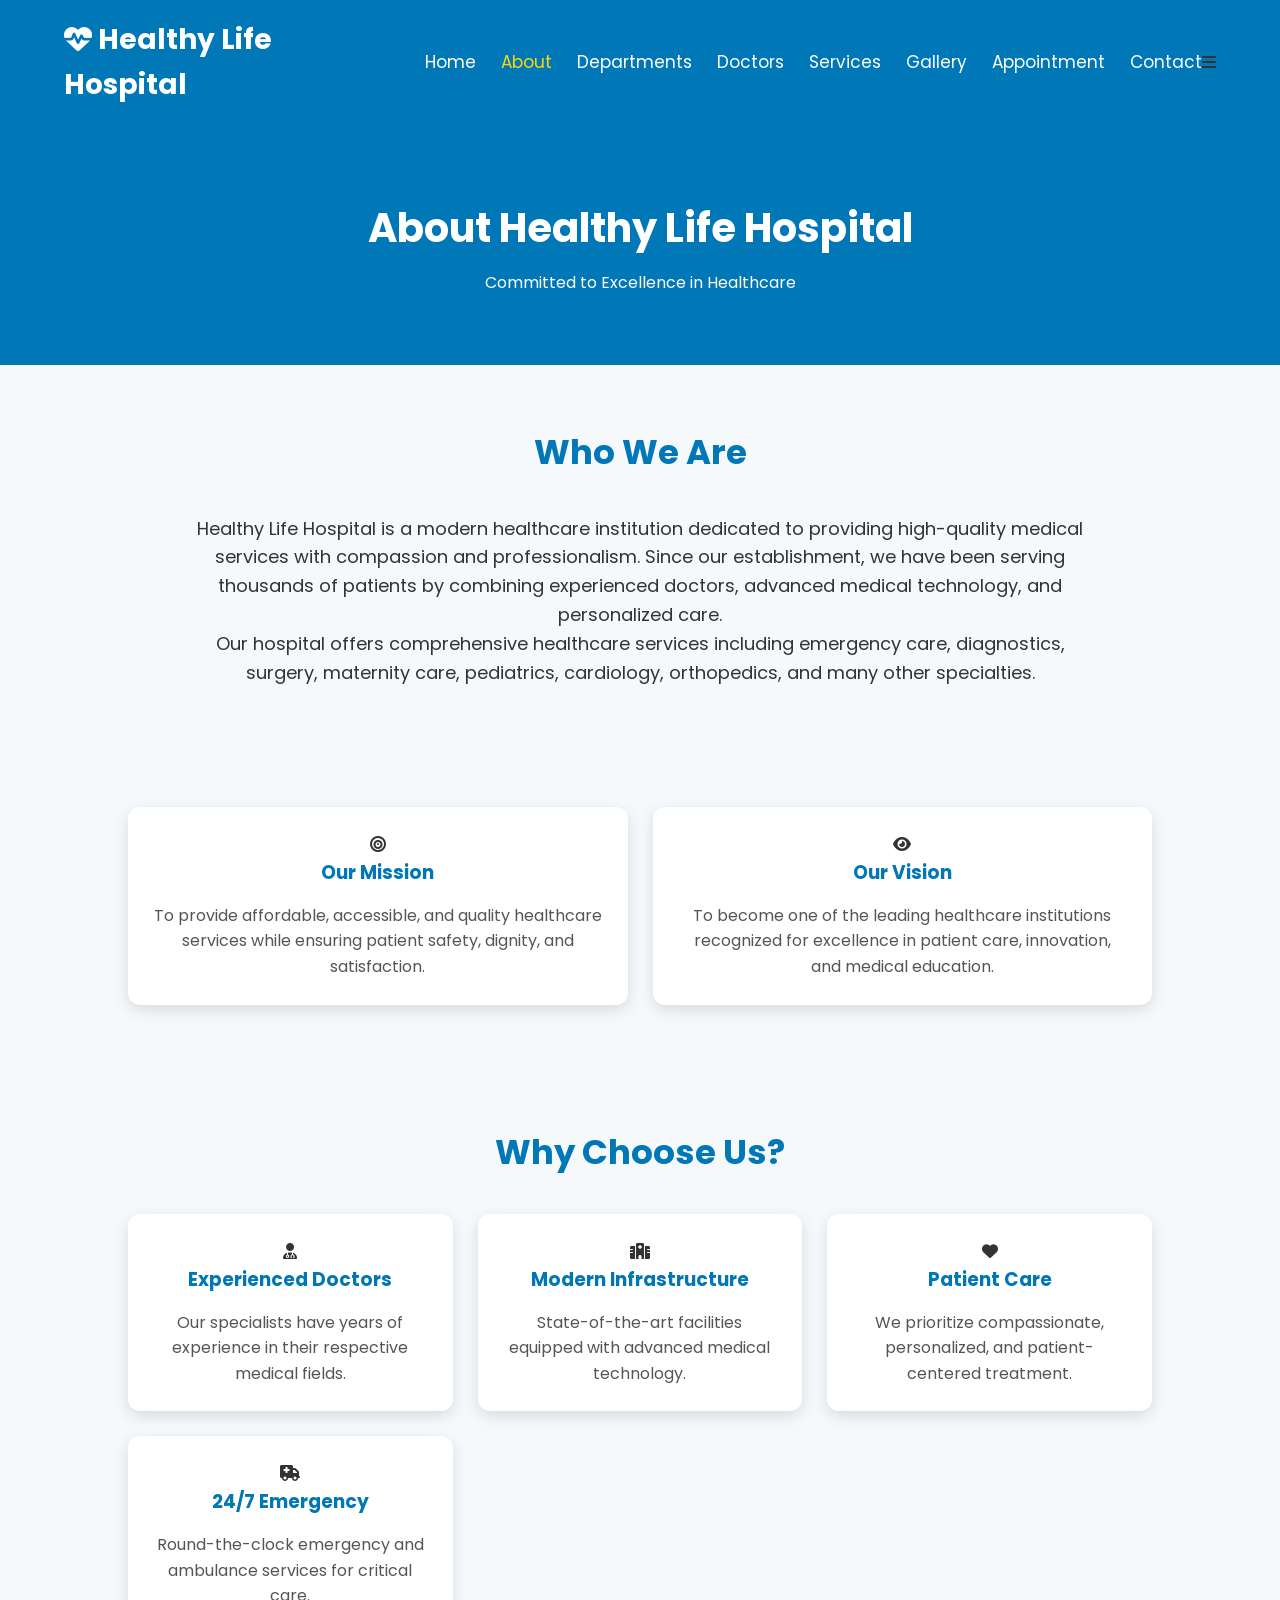
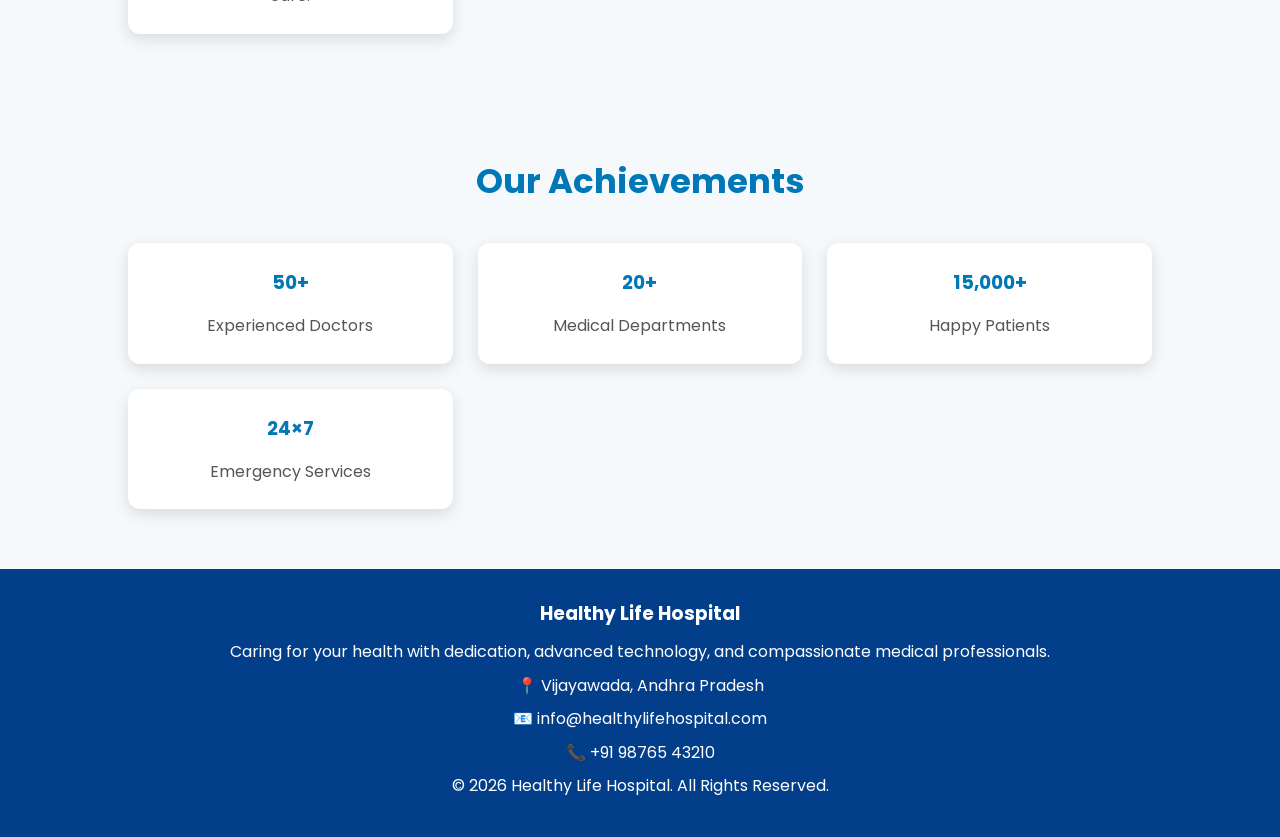
<file: Health Care/about.html>
<!DOCTYPE html>
<html lang="en">
<head>
    <meta charset="UTF-8">
    <meta name="viewport" content="width=device-width, initial-scale=1.0">

    <!-- SEO -->
    <title>About Us | Healthy Life Hospital</title>
    <meta name="description" content="Learn about Healthy Life Hospital, our mission, vision, experienced medical team, and commitment to providing quality healthcare services.">
    <meta name="keywords" content="about hospital, healthcare, medical team, mission, vision, Healthy Life Hospital">

    <link rel="stylesheet" href="style.css">

    <!-- Font Awesome -->
    <link rel="stylesheet" href="https://cdnjs.cloudflare.com/ajax/libs/font-awesome/6.5.2/css/all.min.css">
</head>
<body>

<!-- ================= HEADER ================= -->

<header>
    <nav class="navbar">

        <div class="logo">
            <i class="fa-solid fa-heart-pulse"></i>
            Healthy Life Hospital
        </div>

        <ul class="nav-links" id="navLinks">
            <li><a href="index.html">Home</a></li>
            <li><a href="about.html" class="active">About</a></li>
            <li><a href="departments.html">Departments</a></li>
            <li><a href="doctors.html">Doctors</a></li>
            <li><a href="services.html">Services</a></li>
            <li><a href="gallery.html">Gallery</a></li>
            <li><a href="appointment.html">Appointment</a></li>
            <li><a href="contact.html">Contact</a></li>
        </ul>

        <div class="menu-btn" onclick="toggleMenu()">
            <i class="fas fa-bars"></i>
        </div>

    </nav>
</header>

<!-- ================= PAGE TITLE ================= -->

<section class="page-banner">
    <h1>About Healthy Life Hospital</h1>
    <p>Committed to Excellence in Healthcare</p>
</section>

<!-- ================= ABOUT ================= -->

<section class="about-section">

    <div class="container">

        <h2>Who We Are</h2>

        <p>
            Healthy Life Hospital is a modern healthcare institution dedicated to
            providing high-quality medical services with compassion and professionalism.
            Since our establishment, we have been serving thousands of patients by
            combining experienced doctors, advanced medical technology, and personalized care.
        </p>

        <p>
            Our hospital offers comprehensive healthcare services including emergency
            care, diagnostics, surgery, maternity care, pediatrics, cardiology,
            orthopedics, and many other specialties.
        </p>

    </div>

</section>

<!-- ================= MISSION & VISION ================= -->

<section class="mission-vision">

    <div class="card-container">

        <div class="card">
            <i class="fas fa-bullseye"></i>
            <h3>Our Mission</h3>

            <p>
                To provide affordable, accessible, and quality healthcare services
                while ensuring patient safety, dignity, and satisfaction.
            </p>

        </div>

        <div class="card">

            <i class="fas fa-eye"></i>

            <h3>Our Vision</h3>

            <p>
                To become one of the leading healthcare institutions recognized
                for excellence in patient care, innovation, and medical education.
            </p>

        </div>

    </div>

</section>

<!-- ================= WHY CHOOSE US ================= -->

<section class="why-us">

    <h2>Why Choose Us?</h2>

    <div class="card-container">

        <div class="card">
            <i class="fas fa-user-doctor"></i>
            <h3>Experienced Doctors</h3>
            <p>Our specialists have years of experience in their respective medical fields.</p>
        </div>

        <div class="card">
            <i class="fas fa-hospital"></i>
            <h3>Modern Infrastructure</h3>
            <p>State-of-the-art facilities equipped with advanced medical technology.</p>
        </div>

        <div class="card">
            <i class="fas fa-heart"></i>
            <h3>Patient Care</h3>
            <p>We prioritize compassionate, personalized, and patient-centered treatment.</p>
        </div>

        <div class="card">
            <i class="fas fa-ambulance"></i>
            <h3>24/7 Emergency</h3>
            <p>Round-the-clock emergency and ambulance services for critical care.</p>
        </div>

    </div>

</section>

<!-- ================= HOSPITAL STATS ================= -->

<section class="statistics">

    <h2>Our Achievements</h2>

    <div class="card-container">

        <div class="card">
            <h3>50+</h3>
            <p>Experienced Doctors</p>
        </div>

        <div class="card">
            <h3>20+</h3>
            <p>Medical Departments</p>
        </div>

        <div class="card">
            <h3>15,000+</h3>
            <p>Happy Patients</p>
        </div>

        <div class="card">
            <h3>24×7</h3>
            <p>Emergency Services</p>
        </div>

    </div>

</section>

<!-- ================= FOOTER ================= -->

<footer>

    <div class="footer-content">

        <h3>Healthy Life Hospital</h3>

        <p>
            Caring for your health with dedication, advanced technology,
            and compassionate medical professionals.
        </p>

        <p>📍 Vijayawada, Andhra Pradesh</p>

        <p>📧 info@healthylifehospital.com</p>

        <p>📞 +91 98765 43210</p>

        <p>&copy; 2026 Healthy Life Hospital. All Rights Reserved.</p>

    </div>

</footer>

<script src="script.js"></script>

</body>
</html>
</file>
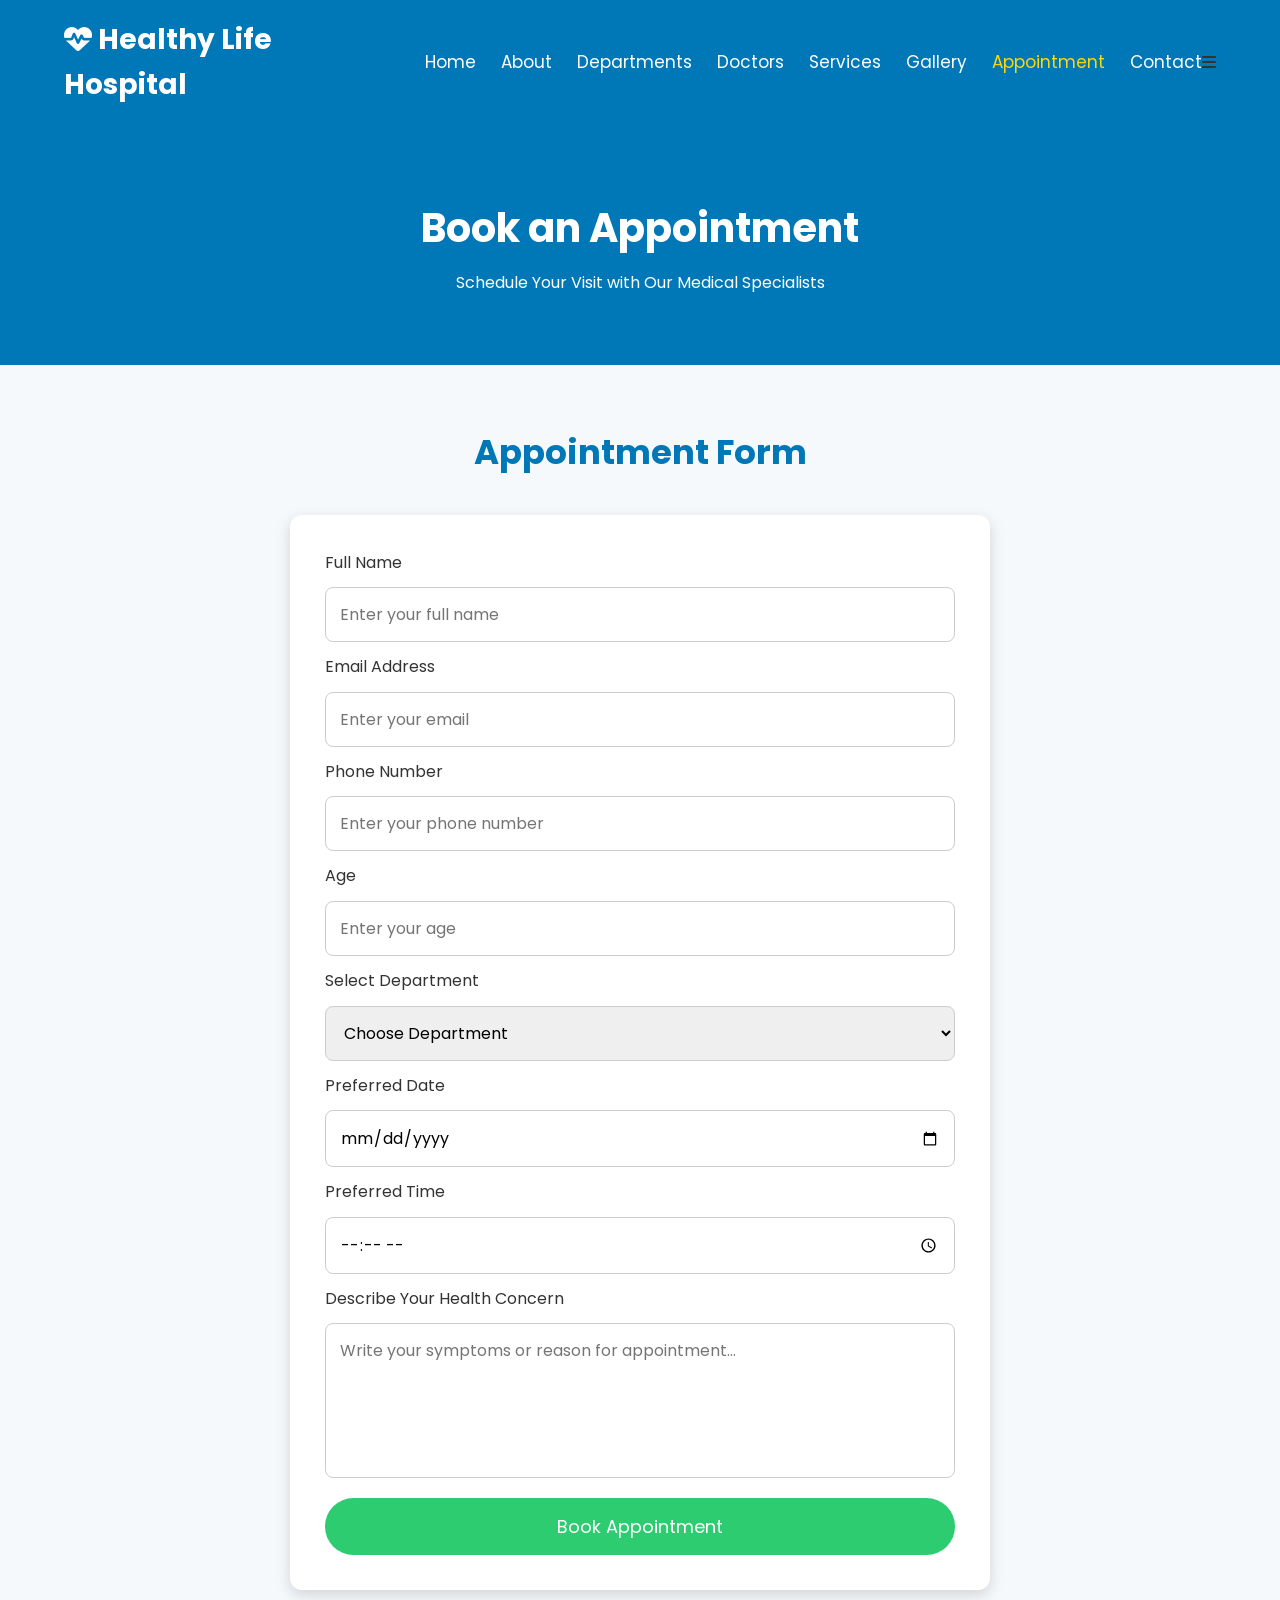
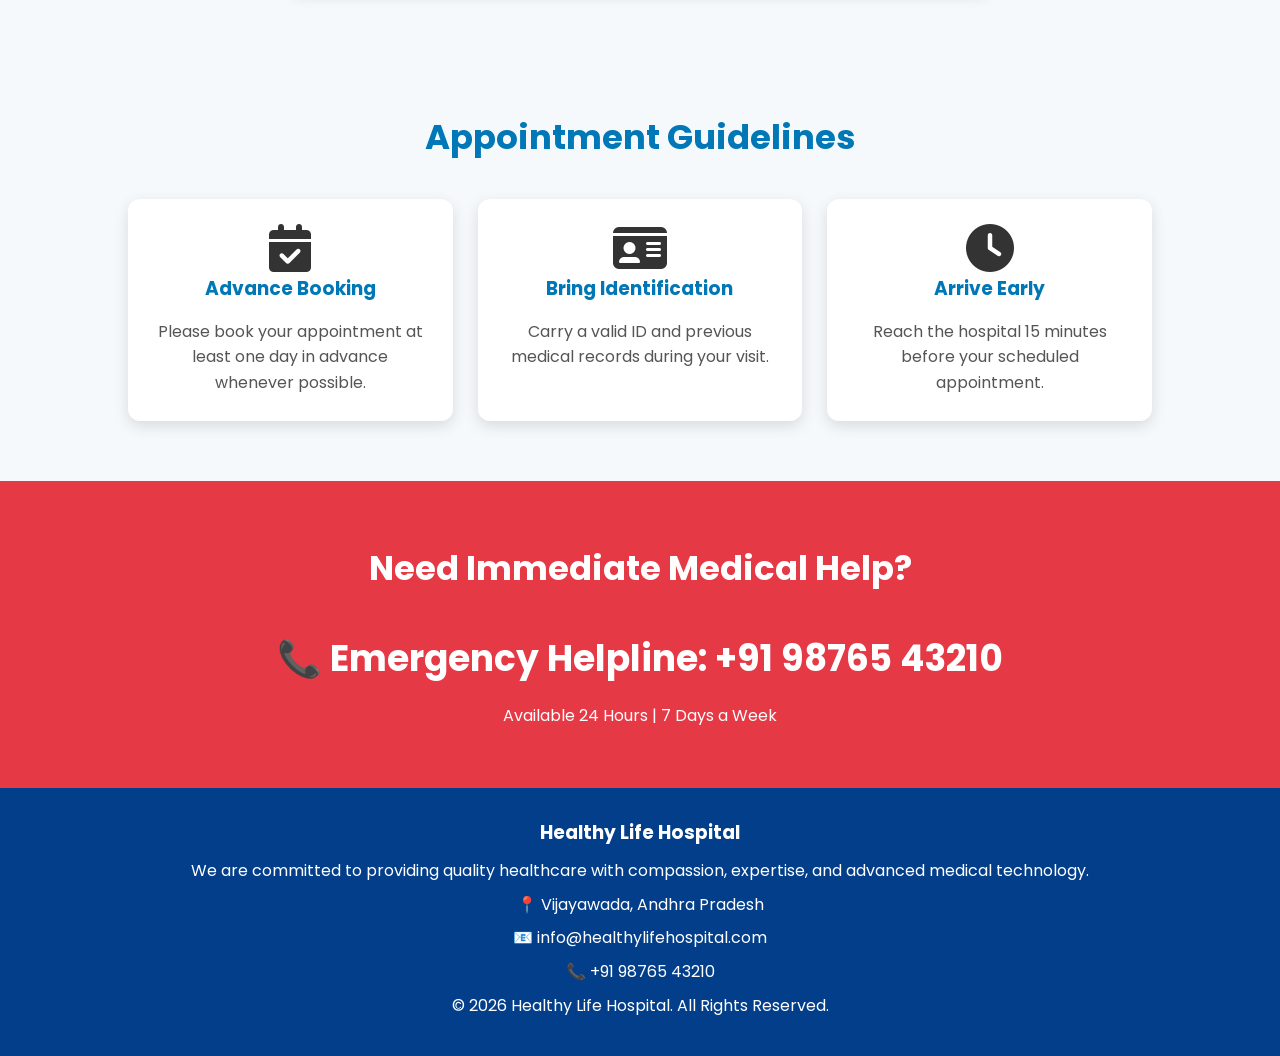
<file: Health Care/Appointment.html>
<!DOCTYPE html>
<html lang="en">
<head>
    <meta charset="UTF-8">
    <meta name="viewport" content="width=device-width, initial-scale=1.0">

    <!-- SEO -->
    <title>Book an Appointment | Healthy Life Hospital</title>
    <meta name="description" content="Book an appointment with our experienced doctors at Healthy Life Hospital.">
    <meta name="keywords" content="hospital appointment, doctor appointment, healthcare, online booking">

    <link rel="stylesheet" href="style.css">

    <!-- Font Awesome -->
    <link rel="stylesheet" href="https://cdnjs.cloudflare.com/ajax/libs/font-awesome/6.5.2/css/all.min.css">
</head>
<body>

<!-- ================= HEADER ================= -->

<header>
    <nav class="navbar">

        <div class="logo">
            <i class="fa-solid fa-heart-pulse"></i>
            Healthy Life Hospital
        </div>

        <ul class="nav-links" id="navLinks">
            <li><a href="index.html">Home</a></li>
            <li><a href="about.html">About</a></li>
            <li><a href="departments.html">Departments</a></li>
            <li><a href="doctors.html">Doctors</a></li>
            <li><a href="services.html">Services</a></li>
            <li><a href="gallery.html">Gallery</a></li>
            <li><a href="appointment.html" class="active">Appointment</a></li>
            <li><a href="contact.html">Contact</a></li>
        </ul>

        <div class="menu-btn" onclick="toggleMenu()">
            <i class="fas fa-bars"></i>
        </div>

    </nav>
</header>

<!-- ================= PAGE BANNER ================= -->

<section class="page-banner">
    <h1>Book an Appointment</h1>
    <p>Schedule Your Visit with Our Medical Specialists</p>
</section>

<!-- ================= APPOINTMENT FORM ================= -->

<section class="appointment-section">

    <div class="form-container">

        <h2>Appointment Form</h2>

        <form id="appointmentForm">

            <div class="form-group">
                <label>Full Name</label>
                <input type="text" id="name" placeholder="Enter your full name" required>
            </div>

            <div class="form-group">
                <label>Email Address</label>
                <input type="email" id="email" placeholder="Enter your email" required>
            </div>

            <div class="form-group">
                <label>Phone Number</label>
                <input type="tel" id="phone" placeholder="Enter your phone number" required>
            </div>

            <div class="form-group">
                <label>Age</label>
                <input type="number" id="age" min="1" max="120" placeholder="Enter your age" required>
            </div>

            <div class="form-group">
                <label>Select Department</label>

                <select id="department" required>
                    <option value="">Choose Department</option>
                    <option>Cardiology</option>
                    <option>Neurology</option>
                    <option>Orthopedics</option>
                    <option>Pediatrics</option>
                    <option>Gynecology</option>
                    <option>General Medicine</option>
                    <option>Dental Care</option>
                    <option>Ophthalmology</option>
                </select>

            </div>

            <div class="form-group">
                <label>Preferred Date</label>
                <input type="date" id="date" required>
            </div>

            <div class="form-group">
                <label>Preferred Time</label>
                <input type="time" id="time" required>
            </div>

            <div class="form-group">
                <label>Describe Your Health Concern</label>
                <textarea id="message" rows="5" placeholder="Write your symptoms or reason for appointment..." required></textarea>
            </div>

            <button type="submit" class="btn">
                Book Appointment
            </button>

        </form>

    </div>

</section>

<!-- ================= APPOINTMENT INFORMATION ================= -->

<section class="services">

    <h2>Appointment Guidelines</h2>

    <div class="card-container">

        <div class="card">
            <i class="fas fa-calendar-check fa-3x"></i>
            <h3>Advance Booking</h3>
            <p>Please book your appointment at least one day in advance whenever possible.</p>
        </div>

        <div class="card">
            <i class="fas fa-id-card fa-3x"></i>
            <h3>Bring Identification</h3>
            <p>Carry a valid ID and previous medical records during your visit.</p>
        </div>

        <div class="card">
            <i class="fas fa-clock fa-3x"></i>
            <h3>Arrive Early</h3>
            <p>Reach the hospital 15 minutes before your scheduled appointment.</p>
        </div>

    </div>

</section>

<!-- ================= EMERGENCY ================= -->

<section class="emergency">

    <h2>Need Immediate Medical Help?</h2>

    <h3>📞 Emergency Helpline: +91 98765 43210</h3>

    <p>Available 24 Hours | 7 Days a Week</p>

</section>

<!-- ================= FOOTER ================= -->

<footer>

    <div class="footer-content">

        <h3>Healthy Life Hospital</h3>

        <p>
            We are committed to providing quality healthcare with compassion,
            expertise, and advanced medical technology.
        </p>

        <p>📍 Vijayawada, Andhra Pradesh</p>

        <p>📧 info@healthylifehospital.com</p>

        <p>📞 +91 98765 43210</p>

        <p>&copy; 2026 Healthy Life Hospital. All Rights Reserved.</p>

    </div>

</footer>

<script src="script.js"></script>

</body>
</html>
</file>
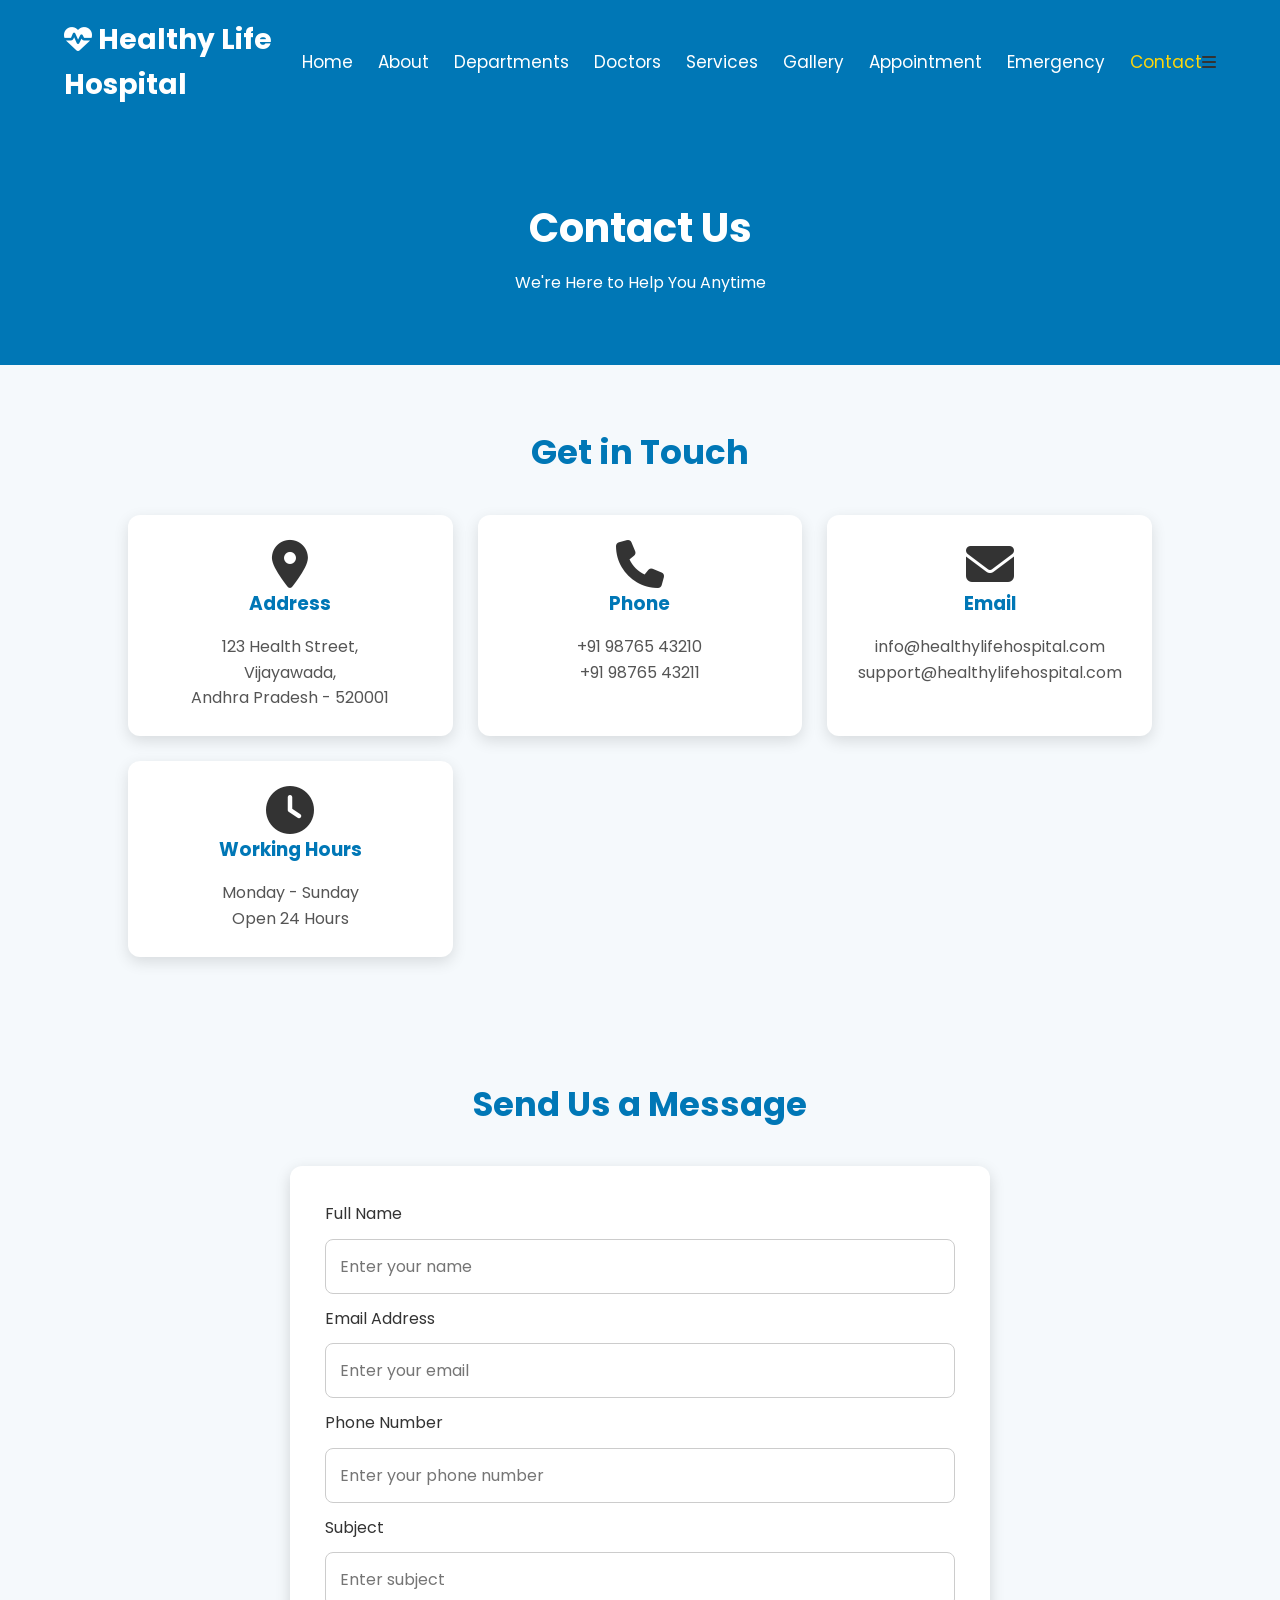
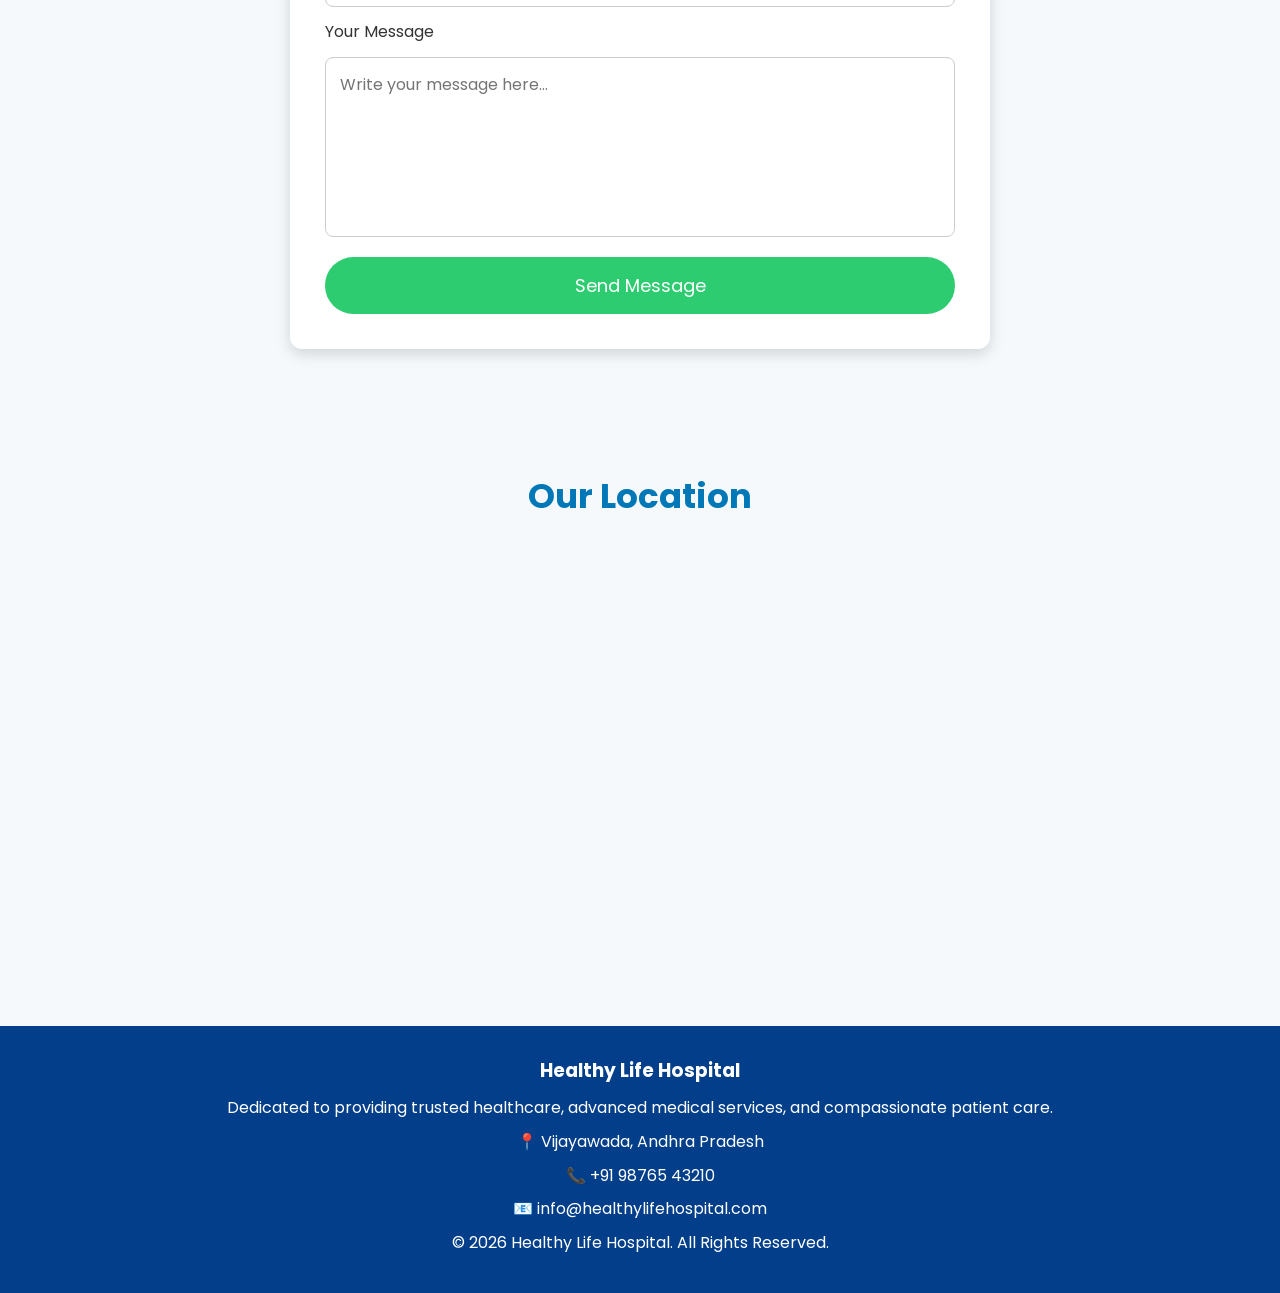
<file: Health Care/contact.html>
<!DOCTYPE html>
<html lang="en">
<head>
    <meta charset="UTF-8">
    <meta name="viewport" content="width=device-width, initial-scale=1.0">

    <!-- SEO -->
    <title>Contact Us | Healthy Life Hospital</title>
    <meta name="description" content="Contact Healthy Life Hospital for appointments, emergency services, and healthcare inquiries.">
    <meta name="keywords" content="hospital contact, healthcare, appointment, emergency, medical">

    <!-- CSS -->
    <link rel="stylesheet" href="style.css">

    <!-- Font Awesome -->
    <link rel="stylesheet"
    href="https://cdnjs.cloudflare.com/ajax/libs/font-awesome/6.5.2/css/all.min.css">
</head>
<body>

<!-- ================= HEADER ================= -->

<header>

    <nav class="navbar">

        <div class="logo">
            <i class="fa-solid fa-heart-pulse"></i>
            Healthy Life Hospital
        </div>

        <ul class="nav-links" id="navLinks">

            <li><a href="index.html">Home</a></li>

            <li><a href="about.html">About</a></li>

            <li><a href="departments.html">Departments</a></li>

            <li><a href="doctors.html">Doctors</a></li>

            <li><a href="services.html">Services</a></li>

            <li><a href="gallery.html">Gallery</a></li>

            <li><a href="appointment.html">Appointment</a></li>

            <li><a href="emergency.html">Emergency</a></li>

            <li><a href="contact.html" class="active">Contact</a></li>

        </ul>

        <div class="menu-btn" onclick="toggleMenu()">
            <i class="fas fa-bars"></i>
        </div>

    </nav>

</header>

<!-- ================= PAGE BANNER ================= -->

<section class="page-banner">

    <h1>Contact Us</h1>

    <p>We're Here to Help You Anytime</p>

</section>

<!-- ================= CONTACT DETAILS ================= -->

<section class="contact-info">

    <h2>Get in Touch</h2>

    <div class="card-container">

        <div class="card">
            <i class="fas fa-map-marker-alt fa-3x"></i>
            <h3>Address</h3>
            <p>123 Health Street,<br>Vijayawada,<br>Andhra Pradesh - 520001</p>
        </div>

        <div class="card">
            <i class="fas fa-phone fa-3x"></i>
            <h3>Phone</h3>
            <p>+91 98765 43210</p>
            <p>+91 98765 43211</p>
        </div>

        <div class="card">
            <i class="fas fa-envelope fa-3x"></i>
            <h3>Email</h3>
            <p>info@healthylifehospital.com</p>
            <p>support@healthylifehospital.com</p>
        </div>

        <div class="card">
            <i class="fas fa-clock fa-3x"></i>
            <h3>Working Hours</h3>
            <p>Monday - Sunday</p>
            <p>Open 24 Hours</p>
        </div>

    </div>

</section>

<!-- ================= CONTACT FORM ================= -->

<section class="appointment-section">

    <div class="form-container">

        <h2>Send Us a Message</h2>

        <form id="contactForm">

            <div class="form-group">

                <label>Full Name</label>

                <input
                type="text"
                id="contactName"
                placeholder="Enter your name"
                required>

            </div>

            <div class="form-group">

                <label>Email Address</label>

                <input
                type="email"
                id="contactEmail"
                placeholder="Enter your email"
                required>

            </div>

            <div class="form-group">

                <label>Phone Number</label>

                <input
                type="tel"
                id="contactPhone"
                placeholder="Enter your phone number"
                required>

            </div>

            <div class="form-group">

                <label>Subject</label>

                <input
                type="text"
                id="subject"
                placeholder="Enter subject"
                required>

            </div>

            <div class="form-group">

                <label>Your Message</label>

                <textarea
                id="contactMessage"
                rows="6"
                placeholder="Write your message here..."
                required></textarea>

            </div>

            <button type="submit" class="btn">

                Send Message

            </button>

        </form>

    </div>

</section>

<!-- ================= GOOGLE MAP PLACEHOLDER ================= -->

<section class="map-section">

    <h2>Our Location</h2>

    <div class="map-container">

        <iframe
        src="https://www.google.com/maps?q=Vijayawada&output=embed"
        width="100%"
        height="400"
        style="border:0;"
        loading="lazy">
        </iframe>

    </div>

</section>

<!-- ================= FOOTER ================= -->

<footer>

    <div class="footer-content">

        <h3>Healthy Life Hospital</h3>

        <p>
            Dedicated to providing trusted healthcare,
            advanced medical services, and compassionate patient care.
        </p>

        <p>📍 Vijayawada, Andhra Pradesh</p>

        <p>📞 +91 98765 43210</p>

        <p>📧 info@healthylifehospital.com</p>

        <p>&copy; 2026 Healthy Life Hospital. All Rights Reserved.</p>

    </div>

</footer>

<script src="script.js"></script>

</body>
</html>
</file>
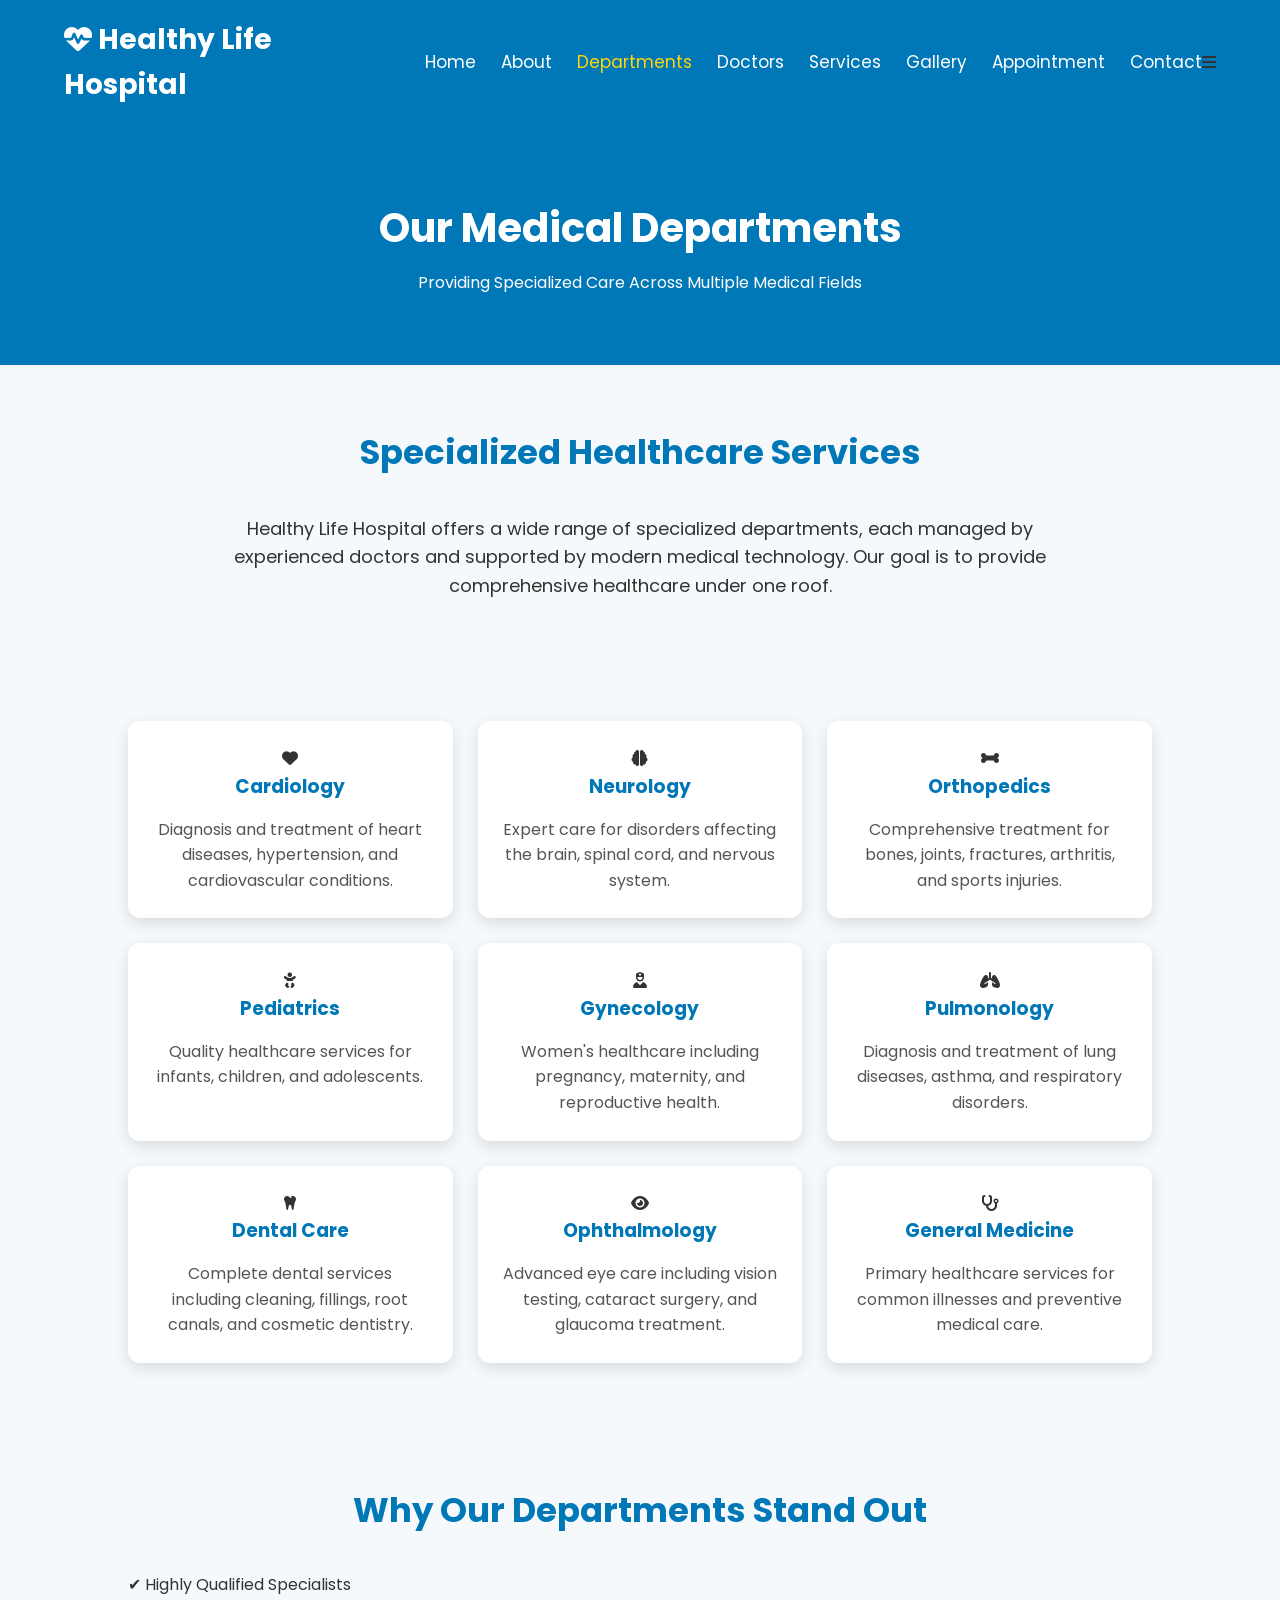
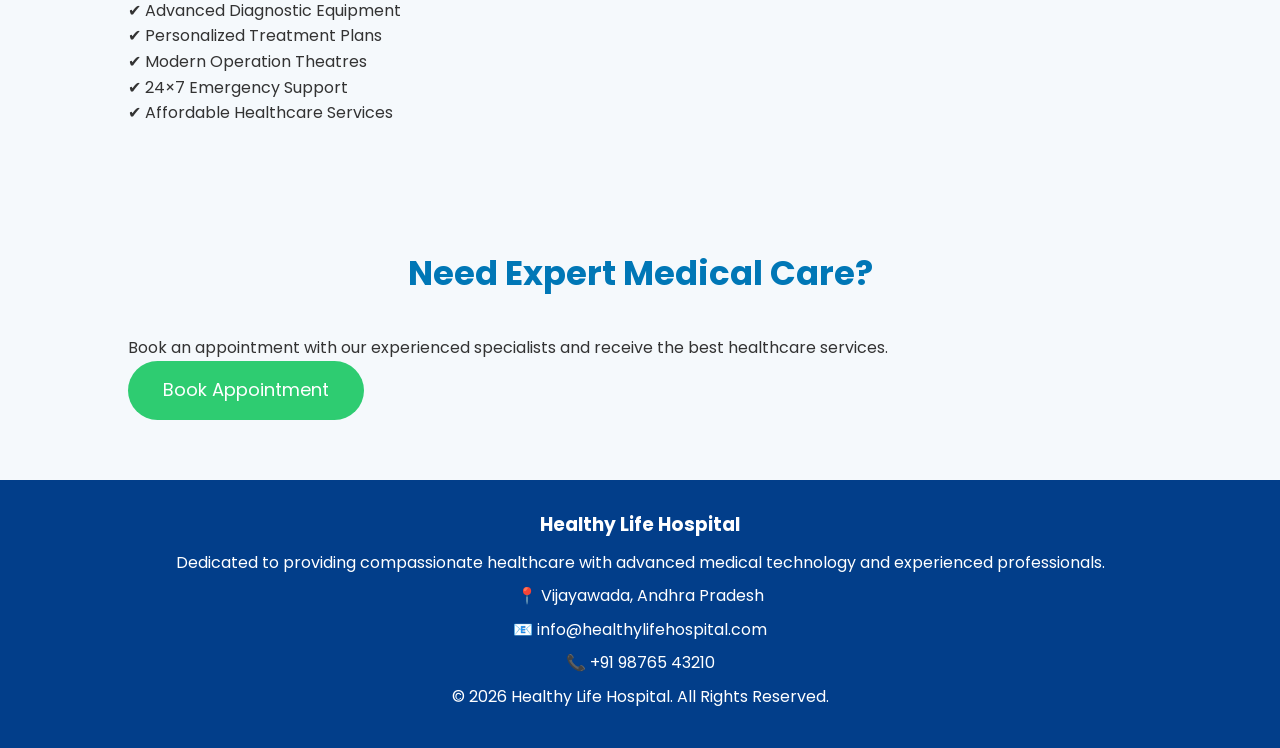
<file: Health Care/departments.html>
<!DOCTYPE html>
<html lang="en">
<head>
    <meta charset="UTF-8">
    <meta name="viewport" content="width=device-width, initial-scale=1.0">

    <!-- SEO -->
    <title>Departments | Healthy Life Hospital</title>
    <meta name="description" content="Explore the medical departments at Healthy Life Hospital, including Cardiology, Neurology, Orthopedics, Pediatrics, Gynecology, and more.">
    <meta name="keywords" content="hospital departments, cardiology, neurology, orthopedics, pediatrics, gynecology, healthcare">

    <link rel="stylesheet" href="style.css">

    <!-- Font Awesome -->
    <link rel="stylesheet" href="https://cdnjs.cloudflare.com/ajax/libs/font-awesome/6.5.2/css/all.min.css">
</head>
<body>

<!-- ================= HEADER ================= -->

<header>
    <nav class="navbar">

        <div class="logo">
            <i class="fa-solid fa-heart-pulse"></i>
            Healthy Life Hospital
        </div>

        <ul class="nav-links" id="navLinks">
            <li><a href="index.html">Home</a></li>
            <li><a href="about.html">About</a></li>
            <li><a href="departments.html" class="active">Departments</a></li>
            <li><a href="doctors.html">Doctors</a></li>
            <li><a href="services.html">Services</a></li>
            <li><a href="gallery.html">Gallery</a></li>
            <li><a href="appointment.html">Appointment</a></li>
            <li><a href="contact.html">Contact</a></li>
        </ul>

        <div class="menu-btn" onclick="toggleMenu()">
            <i class="fas fa-bars"></i>
        </div>

    </nav>
</header>

<!-- ================= PAGE BANNER ================= -->

<section class="page-banner">
    <h1>Our Medical Departments</h1>
    <p>Providing Specialized Care Across Multiple Medical Fields</p>
</section>

<!-- ================= INTRODUCTION ================= -->

<section class="about-section">

    <h2>Specialized Healthcare Services</h2>

    <p>
        Healthy Life Hospital offers a wide range of specialized departments,
        each managed by experienced doctors and supported by modern medical
        technology. Our goal is to provide comprehensive healthcare under one roof.
    </p>

</section>

<!-- ================= DEPARTMENTS ================= -->

<section class="services">

    <div class="card-container">

        <div class="card">
            <i class="fas fa-heart"></i>
            <h3>Cardiology</h3>
            <p>Diagnosis and treatment of heart diseases, hypertension, and cardiovascular conditions.</p>
        </div>

        <div class="card">
            <i class="fas fa-brain"></i>
            <h3>Neurology</h3>
            <p>Expert care for disorders affecting the brain, spinal cord, and nervous system.</p>
        </div>

        <div class="card">
            <i class="fas fa-bone"></i>
            <h3>Orthopedics</h3>
            <p>Comprehensive treatment for bones, joints, fractures, arthritis, and sports injuries.</p>
        </div>

        <div class="card">
            <i class="fas fa-baby"></i>
            <h3>Pediatrics</h3>
            <p>Quality healthcare services for infants, children, and adolescents.</p>
        </div>

        <div class="card">
            <i class="fas fa-user-nurse"></i>
            <h3>Gynecology</h3>
            <p>Women's healthcare including pregnancy, maternity, and reproductive health.</p>
        </div>

        <div class="card">
            <i class="fas fa-lungs"></i>
            <h3>Pulmonology</h3>
            <p>Diagnosis and treatment of lung diseases, asthma, and respiratory disorders.</p>
        </div>

        <div class="card">
            <i class="fas fa-tooth"></i>
            <h3>Dental Care</h3>
            <p>Complete dental services including cleaning, fillings, root canals, and cosmetic dentistry.</p>
        </div>

        <div class="card">
            <i class="fas fa-eye"></i>
            <h3>Ophthalmology</h3>
            <p>Advanced eye care including vision testing, cataract surgery, and glaucoma treatment.</p>
        </div>

        <div class="card">
            <i class="fas fa-stethoscope"></i>
            <h3>General Medicine</h3>
            <p>Primary healthcare services for common illnesses and preventive medical care.</p>
        </div>

    </div>

</section>

<!-- ================= WHY OUR DEPARTMENTS ================= -->

<section class="why-us">

    <h2>Why Our Departments Stand Out</h2>

    <div class="features">

        <div class="feature">✔ Highly Qualified Specialists</div>

        <div class="feature">✔ Advanced Diagnostic Equipment</div>

        <div class="feature">✔ Personalized Treatment Plans</div>

        <div class="feature">✔ Modern Operation Theatres</div>

        <div class="feature">✔ 24×7 Emergency Support</div>

        <div class="feature">✔ Affordable Healthcare Services</div>

    </div>

</section>

<!-- ================= CALL TO ACTION ================= -->

<section class="cta">

    <h2>Need Expert Medical Care?</h2>

    <p>
        Book an appointment with our experienced specialists and receive the
        best healthcare services.
    </p>

    <a href="appointment.html" class="btn">
        Book Appointment
    </a>

</section>

<!-- ================= FOOTER ================= -->

<footer>

    <div class="footer-content">

        <h3>Healthy Life Hospital</h3>

        <p>
            Dedicated to providing compassionate healthcare with advanced
            medical technology and experienced professionals.
        </p>

        <p>📍 Vijayawada, Andhra Pradesh</p>

        <p>📧 info@healthylifehospital.com</p>

        <p>📞 +91 98765 43210</p>

        <p>&copy; 2026 Healthy Life Hospital. All Rights Reserved.</p>

    </div>

</footer>

<script src="script.js"></script>

</body>
</html>
</file>
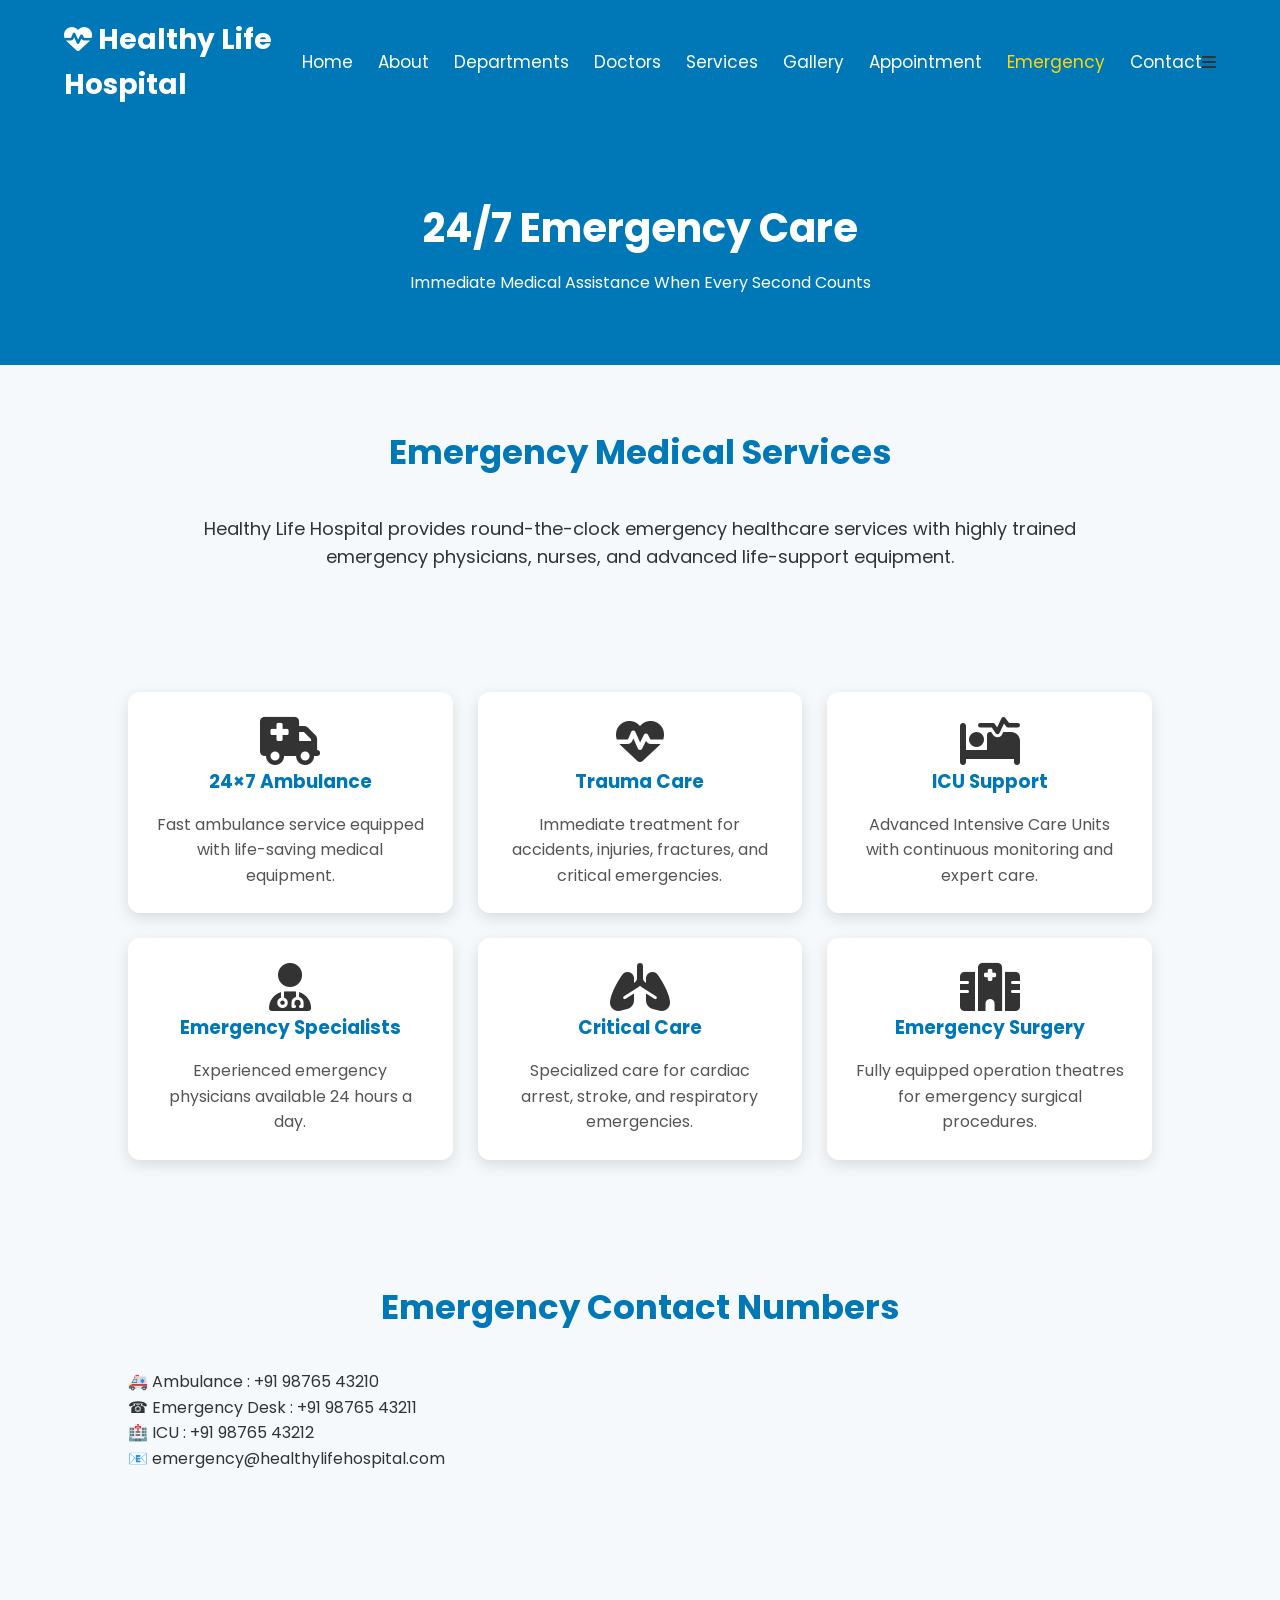
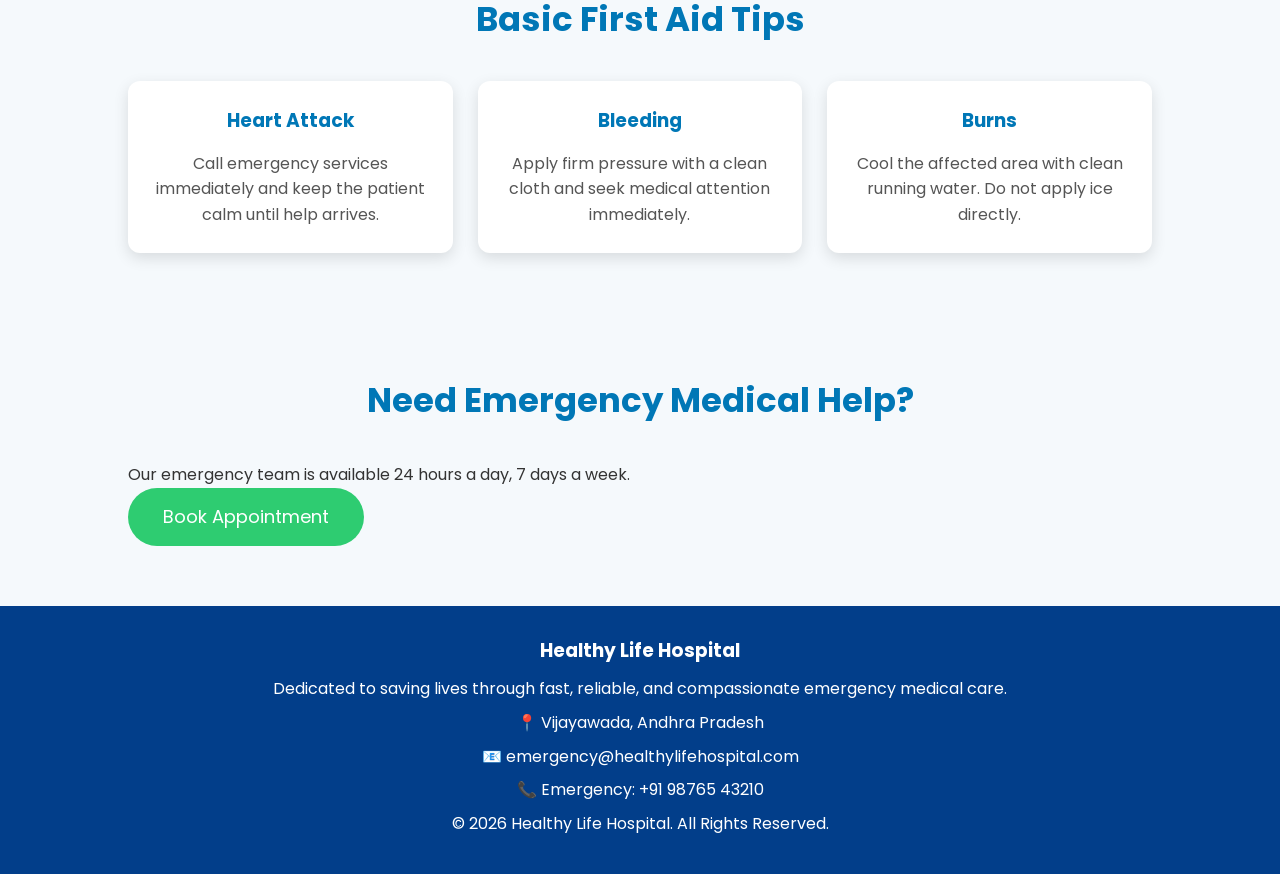
<file: Health Care/Emergency.html>
<!DOCTYPE html>
<html lang="en">
<head>
    <meta charset="UTF-8">
    <meta name="viewport" content="width=device-width, initial-scale=1.0">

    <!-- SEO -->
    <title>Emergency Care | Healthy Life Hospital</title>
    <meta name="description" content="24/7 emergency medical care at Healthy Life Hospital with ambulance services, trauma care, ICU, and emergency specialists.">
    <meta name="keywords" content="emergency hospital, ambulance, ICU, trauma care, emergency services">

    <link rel="stylesheet" href="style.css">

    <!-- Font Awesome -->
    <link rel="stylesheet"
          href="https://cdnjs.cloudflare.com/ajax/libs/font-awesome/6.5.2/css/all.min.css">
</head>
<body>

<!-- ================= HEADER ================= -->

<header>
    <nav class="navbar">

        <div class="logo">
            <i class="fa-solid fa-heart-pulse"></i>
            Healthy Life Hospital
        </div>

        <ul class="nav-links" id="navLinks">
            <li><a href="index.html">Home</a></li>
            <li><a href="about.html">About</a></li>
            <li><a href="departments.html">Departments</a></li>
            <li><a href="doctors.html">Doctors</a></li>
            <li><a href="services.html">Services</a></li>
            <li><a href="gallery.html">Gallery</a></li>
            <li><a href="appointment.html">Appointment</a></li>
            <li><a href="emergency.html" class="active">Emergency</a></li>
            <li><a href="contact.html">Contact</a></li>
        </ul>

        <div class="menu-btn" onclick="toggleMenu()">
            <i class="fas fa-bars"></i>
        </div>

    </nav>
</header>

<!-- ================= PAGE BANNER ================= -->

<section class="page-banner">

    <h1>24/7 Emergency Care</h1>

    <p>Immediate Medical Assistance When Every Second Counts</p>

</section>

<!-- ================= EMERGENCY INFO ================= -->

<section class="about-section">

    <h2>Emergency Medical Services</h2>

    <p>
        Healthy Life Hospital provides round-the-clock emergency healthcare
        services with highly trained emergency physicians, nurses, and
        advanced life-support equipment.
    </p>

</section>

<!-- ================= SERVICES ================= -->

<section class="services">

    <div class="card-container">

        <div class="card">
            <i class="fas fa-ambulance fa-3x"></i>
            <h3>24×7 Ambulance</h3>
            <p>Fast ambulance service equipped with life-saving medical equipment.</p>
        </div>

        <div class="card">
            <i class="fas fa-heartbeat fa-3x"></i>
            <h3>Trauma Care</h3>
            <p>Immediate treatment for accidents, injuries, fractures, and critical emergencies.</p>
        </div>

        <div class="card">
            <i class="fas fa-procedures fa-3x"></i>
            <h3>ICU Support</h3>
            <p>Advanced Intensive Care Units with continuous monitoring and expert care.</p>
        </div>

        <div class="card">
            <i class="fas fa-user-doctor fa-3x"></i>
            <h3>Emergency Specialists</h3>
            <p>Experienced emergency physicians available 24 hours a day.</p>
        </div>

        <div class="card">
            <i class="fas fa-lungs fa-3x"></i>
            <h3>Critical Care</h3>
            <p>Specialized care for cardiac arrest, stroke, and respiratory emergencies.</p>
        </div>

        <div class="card">
            <i class="fas fa-hospital fa-3x"></i>
            <h3>Emergency Surgery</h3>
            <p>Fully equipped operation theatres for emergency surgical procedures.</p>
        </div>

    </div>

</section>

<!-- ================= EMERGENCY NUMBERS ================= -->

<section class="why-us">

    <h2>Emergency Contact Numbers</h2>

    <div class="features">

        <div class="feature">🚑 Ambulance : +91 98765 43210</div>

        <div class="feature">☎ Emergency Desk : +91 98765 43211</div>

        <div class="feature">🏥 ICU : +91 98765 43212</div>

        <div class="feature">📧 emergency@healthylifehospital.com</div>

    </div>

</section>

<!-- ================= FIRST AID ================= -->

<section class="services">

    <h2>Basic First Aid Tips</h2>

    <div class="card-container">

        <div class="card">
            <h3>Heart Attack</h3>
            <p>Call emergency services immediately and keep the patient calm until help arrives.</p>
        </div>

        <div class="card">
            <h3>Bleeding</h3>
            <p>Apply firm pressure with a clean cloth and seek medical attention immediately.</p>
        </div>

        <div class="card">
            <h3>Burns</h3>
            <p>Cool the affected area with clean running water. Do not apply ice directly.</p>
        </div>

    </div>

</section>

<!-- ================= CTA ================= -->

<section class="cta">

    <h2>Need Emergency Medical Help?</h2>

    <p>Our emergency team is available 24 hours a day, 7 days a week.</p>

    <a href="appointment.html" class="btn">Book Appointment</a>

</section>

<!-- ================= FOOTER ================= -->

<footer>

    <div class="footer-content">

        <h3>Healthy Life Hospital</h3>

        <p>
            Dedicated to saving lives through fast, reliable,
            and compassionate emergency medical care.
        </p>

        <p>📍 Vijayawada, Andhra Pradesh</p>

        <p>📧 emergency@healthylifehospital.com</p>

        <p>📞 Emergency: +91 98765 43210</p>

        <p>&copy; 2026 Healthy Life Hospital. All Rights Reserved.</p>

    </div>

</footer>

<script src="script.js"></script>

</body>
</html>
</file>
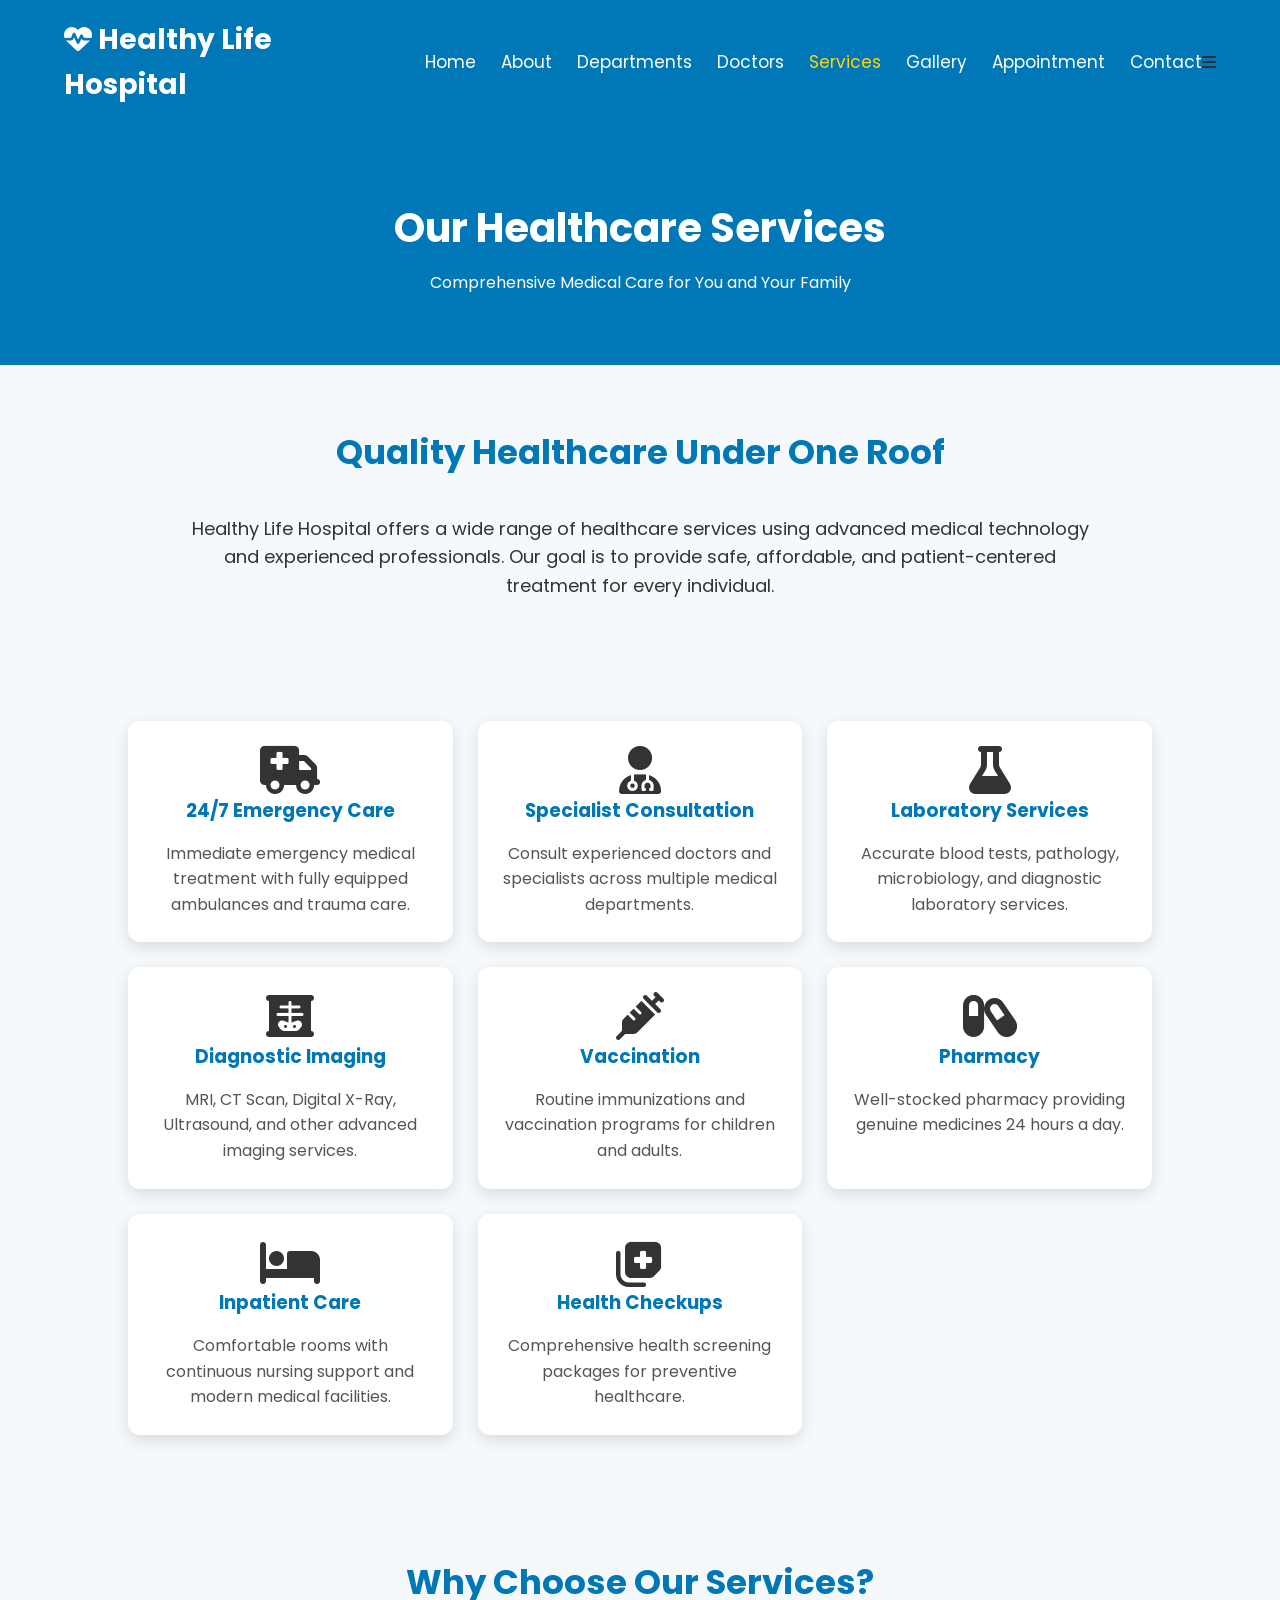
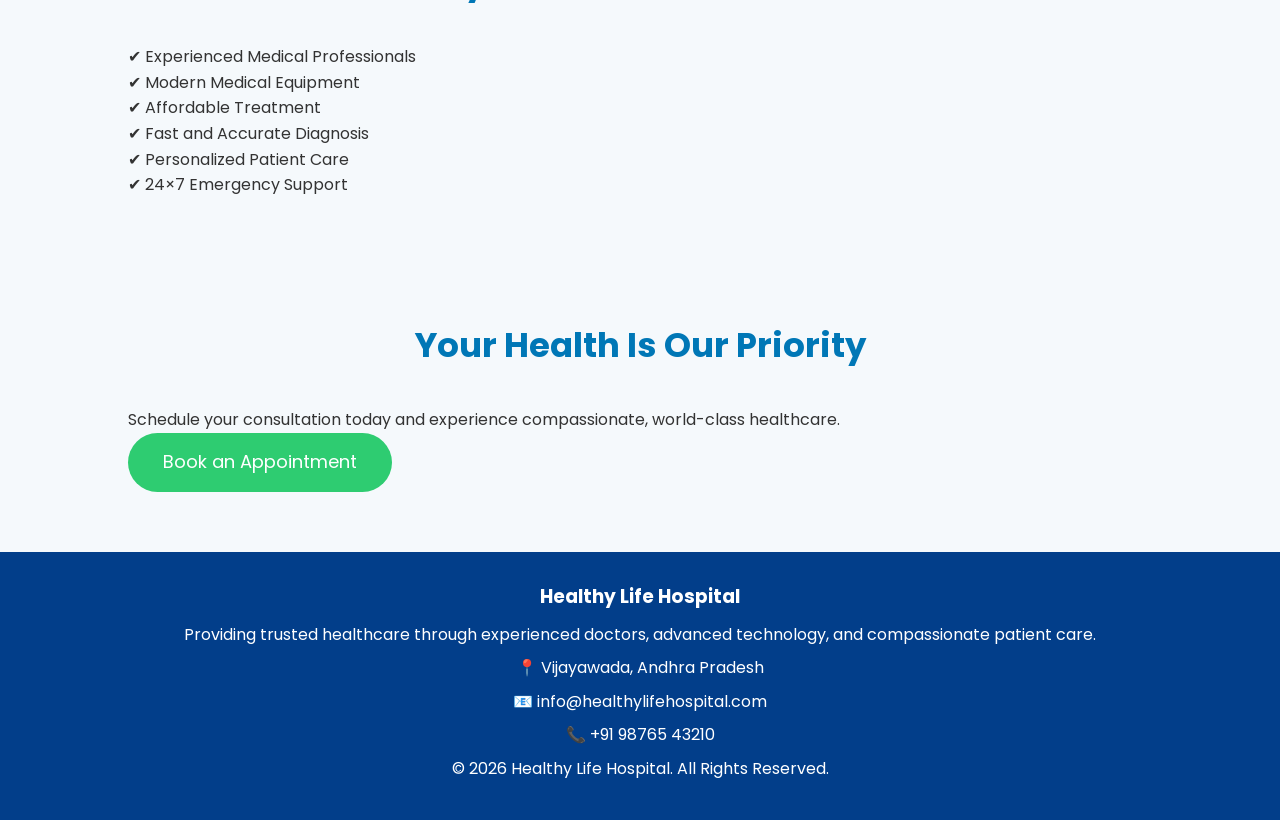
<file: Health Care/Service.html>
<!DOCTYPE html>
<html lang="en">
<head>
    <meta charset="UTF-8">
    <meta name="viewport" content="width=device-width, initial-scale=1.0">

    <!-- SEO -->
    <title>Our Services | Healthy Life Hospital</title>
    <meta name="description" content="Explore the healthcare services offered by Healthy Life Hospital, including emergency care, diagnostics, surgery, laboratory, pharmacy, and ambulance services.">
    <meta name="keywords" content="hospital services, emergency care, diagnostics, surgery, laboratory, pharmacy, ambulance">

    <link rel="stylesheet" href="style.css">

    <!-- Font Awesome -->
    <link rel="stylesheet" href="https://cdnjs.cloudflare.com/ajax/libs/font-awesome/6.5.2/css/all.min.css">
</head>
<body>

<!-- ================= HEADER ================= -->

<header>
    <nav class="navbar">

        <div class="logo">
            <i class="fa-solid fa-heart-pulse"></i>
            Healthy Life Hospital
        </div>

        <ul class="nav-links" id="navLinks">
            <li><a href="index.html">Home</a></li>
            <li><a href="about.html">About</a></li>
            <li><a href="departments.html">Departments</a></li>
            <li><a href="doctors.html">Doctors</a></li>
            <li><a href="services.html" class="active">Services</a></li>
            <li><a href="gallery.html">Gallery</a></li>
            <li><a href="appointment.html">Appointment</a></li>
            <li><a href="contact.html">Contact</a></li>
        </ul>

        <div class="menu-btn" onclick="toggleMenu()">
            <i class="fas fa-bars"></i>
        </div>

    </nav>
</header>

<!-- ================= PAGE BANNER ================= -->

<section class="page-banner">
    <h1>Our Healthcare Services</h1>
    <p>Comprehensive Medical Care for You and Your Family</p>
</section>

<!-- ================= INTRODUCTION ================= -->

<section class="about-section">

    <h2>Quality Healthcare Under One Roof</h2>

    <p>
        Healthy Life Hospital offers a wide range of healthcare services using
        advanced medical technology and experienced professionals. Our goal is
        to provide safe, affordable, and patient-centered treatment for every individual.
    </p>

</section>

<!-- ================= SERVICES ================= -->

<section class="services">

    <div class="card-container">

        <div class="card">
            <i class="fas fa-ambulance fa-3x"></i>
            <h3>24/7 Emergency Care</h3>
            <p>Immediate emergency medical treatment with fully equipped ambulances and trauma care.</p>
        </div>

        <div class="card">
            <i class="fas fa-user-doctor fa-3x"></i>
            <h3>Specialist Consultation</h3>
            <p>Consult experienced doctors and specialists across multiple medical departments.</p>
        </div>

        <div class="card">
            <i class="fas fa-flask fa-3x"></i>
            <h3>Laboratory Services</h3>
            <p>Accurate blood tests, pathology, microbiology, and diagnostic laboratory services.</p>
        </div>

        <div class="card">
            <i class="fas fa-x-ray fa-3x"></i>
            <h3>Diagnostic Imaging</h3>
            <p>MRI, CT Scan, Digital X-Ray, Ultrasound, and other advanced imaging services.</p>
        </div>

        <div class="card">
            <i class="fas fa-syringe fa-3x"></i>
            <h3>Vaccination</h3>
            <p>Routine immunizations and vaccination programs for children and adults.</p>
        </div>

        <div class="card">
            <i class="fas fa-capsules fa-3x"></i>
            <h3>Pharmacy</h3>
            <p>Well-stocked pharmacy providing genuine medicines 24 hours a day.</p>
        </div>

        <div class="card">
            <i class="fas fa-bed fa-3x"></i>
            <h3>Inpatient Care</h3>
            <p>Comfortable rooms with continuous nursing support and modern medical facilities.</p>
        </div>

        <div class="card">
            <i class="fas fa-notes-medical fa-3x"></i>
            <h3>Health Checkups</h3>
            <p>Comprehensive health screening packages for preventive healthcare.</p>
        </div>

    </div>

</section>

<!-- ================= WHY CHOOSE OUR SERVICES ================= -->

<section class="why-us">

    <h2>Why Choose Our Services?</h2>

    <div class="features">

        <div class="feature">✔ Experienced Medical Professionals</div>
        <div class="feature">✔ Modern Medical Equipment</div>
        <div class="feature">✔ Affordable Treatment</div>
        <div class="feature">✔ Fast and Accurate Diagnosis</div>
        <div class="feature">✔ Personalized Patient Care</div>
        <div class="feature">✔ 24×7 Emergency Support</div>

    </div>

</section>

<!-- ================= CALL TO ACTION ================= -->

<section class="cta">

    <h2>Your Health Is Our Priority</h2>

    <p>
        Schedule your consultation today and experience compassionate, world-class healthcare.
    </p>

    <a href="appointment.html" class="btn">
        Book an Appointment
    </a>

</section>

<!-- ================= FOOTER ================= -->

<footer>

    <div class="footer-content">

        <h3>Healthy Life Hospital</h3>

        <p>
            Providing trusted healthcare through experienced doctors,
            advanced technology, and compassionate patient care.
        </p>

        <p>📍 Vijayawada, Andhra Pradesh</p>

        <p>📧 info@healthylifehospital.com</p>

        <p>📞 +91 98765 43210</p>

        <p>&copy; 2026 Healthy Life Hospital. All Rights Reserved.</p>

    </div>

</footer>

<script src="script.js"></script>

</body>
</html>
</file>
<file: Health Care/style.css>
/* ===========================
   MediCare Plus Hospital
   style.css
=========================== */

/* Google Font */
@import url('https://fonts.googleapis.com/css2?family=Poppins:wght@300;400;500;600;700&display=swap');

/* Reset */

*{
    margin:0;
    padding:0;
    box-sizing:border-box;
    font-family:'Poppins',sans-serif;
}

/* Body */

body{
    background:#f5f9fc;
    color:#333;
    line-height:1.6;
}

/* ================= NAVBAR ================= */

header{
    background:#0077b6;
    position:sticky;
    top:0;
    z-index:1000;
}

.navbar{
    width:90%;
    margin:auto;
    display:flex;
    justify-content:space-between;
    align-items:center;
    padding:18px 0;
}

.logo{
    color:white;
    font-size:28px;
    font-weight:bold;
}

.nav-links{
    display:flex;
    list-style:none;
}

.nav-links li{
    margin-left:25px;
}

.nav-links a{
    text-decoration:none;
    color:white;
    font-size:17px;
    transition:.3s;
}

.nav-links a:hover,
.nav-links .active{
    color:#ffd60a;
}

/* ================= HERO ================= */

.hero{
    background:linear-gradient(rgba(0,119,182,.6),rgba(0,119,182,.6)),
    url("../images/banner.jpg");
    background-size:cover;
    background-position:center;
    color:white;
    text-align:center;
    padding:120px 20px;
}

.hero h1{
    font-size:48px;
    margin-bottom:20px;
}

.hero p{
    max-width:700px;
    margin:auto;
    font-size:20px;
    margin-bottom:30px;
}

/* ================= BUTTON ================= */

.btn{
    display:inline-block;
    background:#2ecc71;
    color:white;
    text-decoration:none;
    padding:15px 35px;
    border-radius:30px;
    font-size:18px;
    transition:.3s;
}

.btn:hover{
    background:#27ae60;
}

/* ================= PAGE BANNER ================= */

.page-banner{
    background:#0077b6;
    color:white;
    text-align:center;
    padding:70px 20px;
}

.page-banner h1{
    font-size:40px;
}

.page-banner p{
    margin-top:10px;
}

/* ================= SECTIONS ================= */

section{
    padding:60px 10%;
}

section h2{
    text-align:center;
    color:#0077b6;
    margin-bottom:35px;
    font-size:34px;
}

/* ================= CARD CONTAINER ================= */

.card-container{
    display:grid;
    grid-template-columns:repeat(auto-fit,minmax(260px,1fr));
    gap:25px;
}

/* ================= CARD ================= */

.card{
    background:white;
    border-radius:12px;
    padding:25px;
    text-align:center;
    box-shadow:0 5px 15px rgba(0,0,0,.12);
    transition:.3s;
}

.card:hover{
    transform:translateY(-8px);
}

.card h3{
    color:#0077b6;
    margin-bottom:15px;
}

.card p{
    color:#555;
}

/* ================= DOCTOR IMAGE ================= */

.card img{
    width:150px;
    height:150px;
    border-radius:50%;
    object-fit:cover;
    margin-bottom:15px;
}

/* ================= ABOUT ================= */

.about-preview,
.about-section,
.mission,
.vision{
    text-align:center;
}

.about-preview p,
.about-section p,
.mission p,
.vision p{
    max-width:900px;
    margin:auto;
    font-size:18px;
}

/* ================= HEALTH TIPS ================= */

.tips ul{
    max-width:700px;
    margin:auto;
    list-style:square;
    font-size:18px;
}

.tips li{
    margin:12px 0;
}

/* ================= EMERGENCY ================= */

.emergency{
    background:#e63946;
    color:white;
    text-align:center;
}

.emergency h2{
    color:white;
}

.emergency h3{
    font-size:36px;
    margin:15px 0;
}

/* ================= GALLERY ================= */

.gallery-grid{
    display:grid;
    grid-template-columns:repeat(auto-fit,minmax(280px,1fr));
    gap:20px;
}

.gallery-item{
    background:white;
    border-radius:10px;
    overflow:hidden;
    box-shadow:0 5px 15px rgba(0,0,0,.12);
}

.gallery-item img{
    width:100%;
    height:230px;
    object-fit:cover;
}

.gallery-item p{
    text-align:center;
    padding:12px;
    font-weight:500;
}

/* ================= FORM ================= */

form{
    max-width:700px;
    margin:auto;
    background:white;
    padding:35px;
    border-radius:12px;
    box-shadow:0 5px 15px rgba(0,0,0,.15);
}

form input,
form select,
form textarea{
    width:100%;
    padding:14px;
    margin:12px 0;
    border:1px solid #ccc;
    border-radius:8px;
    font-size:16px;
}

form textarea{
    resize:none;
}

form button{
    width:100%;
    background:#0077b6;
    color:white;
    border:none;
    padding:15px;
    font-size:18px;
    border-radius:8px;
    cursor:pointer;
    transition:.3s;
}

form button:hover{
    background:#005f8d;
}

/* ================= CONTACT DETAILS ================= */

.contact-details{
    text-align:center;
    margin-bottom:40px;
}

.contact-details p{
    margin:10px;
    font-size:18px;
}

/* ================= FOOTER ================= */

footer{
    background:#023e8a;
    color:white;
    text-align:center;
    padding:30px;
}

footer h3{
    margin-bottom:10px;
}

footer p{
    margin:8px 0;
}

/* ================= TABLET ================= */

@media(max-width:992px){

.hero h1{
    font-size:40px;
}

.navbar{
    flex-direction:column;
}

.nav-links{
    margin-top:15px;
}

}

/* ================= MOBILE ================= */

@media(max-width:768px){

.hero{
    padding:80px 20px;
}

.hero h1{
    font-size:32px;
}

.hero p{
    font-size:17px;
}

.nav-links{
    flex-direction:column;
    align-items:center;
}

.nav-links li{
    margin:10px 0;
}

.logo{
    margin-bottom:10px;
}

.page-banner h1{
    font-size:30px;
}

section{
    padding:40px 20px;
}

.card img{
    width:120px;
    height:120px;
}

}

/* ================= SMALL MOBILE ================= */

@media(max-width:480px){

.hero h1{
    font-size:26px;
}

.btn{
    padding:12px 25px;
    font-size:16px;
}

section h2{
    font-size:28px;
}

}
</file>
